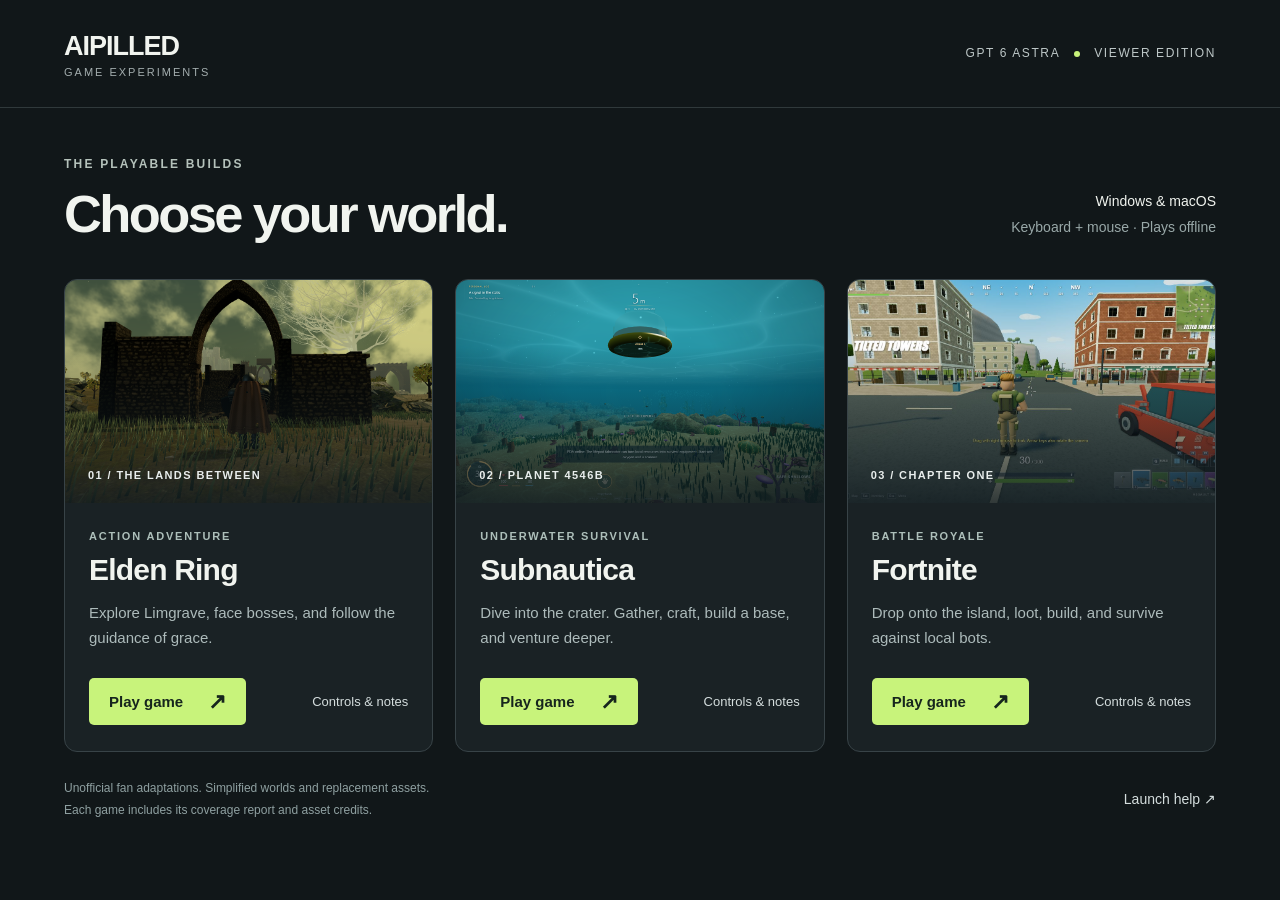
<file: games/gpt-6-astra/game-files/index.html>
<!doctype html>
<html lang="en">
<head>
 <meta charset="utf-8"><meta name="viewport" content="width=device-width,initial-scale=1">
 <meta name="theme-color" content="#111719"><title>GPT 6 Astra · Game Library</title>
 <meta name="description" content="Play the three AIPilled browser game experiments locally.">
 <link rel="icon" href="data:,"><link rel="stylesheet" href="launcher/hub.css">
</head>
<body>
 <header><a class="wordmark" href="./">AIPILLED<span>GAME EXPERIMENTS</span></a><span class="edition">GPT 6 ASTRA <span class="dot"></span> VIEWER EDITION</span></header>
 <main>
  <div class="intro"><div><p class="eyebrow">THE PLAYABLE BUILDS</p><h1>Choose your world.</h1></div><p class="platforms">Windows & macOS<br><span>Keyboard + mouse · Plays offline</span></p></div>
  <section id="launch-instructions" class="launch-note" hidden aria-labelledby="launch-title"><div><h2 id="launch-title">Start the launcher first</h2><p>Extract the entire ZIP. On Windows, double-click <strong>START GAMES.cmd</strong>. On Mac, double-click <strong>START GAMES.command</strong>. The game library opens automatically.</p><p class="muted">Keep the launcher window open while playing. No Node.js installation is needed.</p></div><a class="launch-link" href="http://127.0.0.1:42800/">Open running library ↗</a></section>
  <div class="games">
   <article class="game-card elden"><a class="cover play-link" href="elden-ring/" aria-label="Play Elden Ring"><img src="launcher/previews/elden-ring.png" alt="The browser build's armored adventurer among stone ruins in Limgrave" width="1280" height="720"><span class="game-index">01 / THE LANDS BETWEEN</span></a><div class="card-body"><p class="genre">ACTION ADVENTURE</p><h2>Elden Ring</h2><p class="description">Explore Limgrave, face bosses, and follow the guidance of grace.</p><div class="card-actions"><a class="play play-link" href="elden-ring/">Play game <span>↗</span></a><button data-guide="elden-ring">Controls & notes</button></div></div></article>
   <article class="game-card subnautica"><a class="cover play-link" href="subnautica/" aria-label="Play Subnautica"><img src="launcher/previews/subnautica.png" alt="The browser build's Lifepod 5 above coral and the Safe Shallows seabed" width="1440" height="900"><span class="game-index">02 / PLANET 4546B</span></a><div class="card-body"><p class="genre">UNDERWATER SURVIVAL</p><h2>Subnautica</h2><p class="description">Dive into the crater. Gather, craft, build a base, and venture deeper.</p><div class="card-actions"><a class="play play-link" href="subnautica/">Play game <span>↗</span></a><button data-guide="subnautica">Controls & notes</button></div></div></article>
   <article class="game-card fortnite"><a class="cover play-link" href="fortnite/" aria-label="Play Fortnite"><img src="launcher/previews/fortnite.png" alt="The browser build's Tilted Towers street, buildings, player, and weapon HUD" width="1280" height="720"><span class="game-index">03 / CHAPTER ONE</span></a><div class="card-body"><p class="genre">BATTLE ROYALE</p><h2>Fortnite</h2><p class="description">Drop onto the island, loot, build, and survive against local bots.</p><div class="card-actions"><a class="play play-link" href="fortnite/">Play game <span>↗</span></a><button data-guide="fortnite">Controls & notes</button></div></div></article>
  </div>
  <footer><p>Unofficial fan adaptations. Simplified worlds and replacement assets.<br>Each game includes its coverage report and asset credits.</p><button id="help-button">Launch help <span>↗</span></button></footer>
 </main>
 <dialog id="guide"><div class="dialog-top"><span class="eyebrow">BEFORE YOU PLAY</span><button id="close-guide" aria-label="Close guide">×</button></div><h2 id="guide-title"></h2><div id="guide-body"></div></dialog>
 <script src="launcher/hub.js"></script>
</body>
</html>
</file>
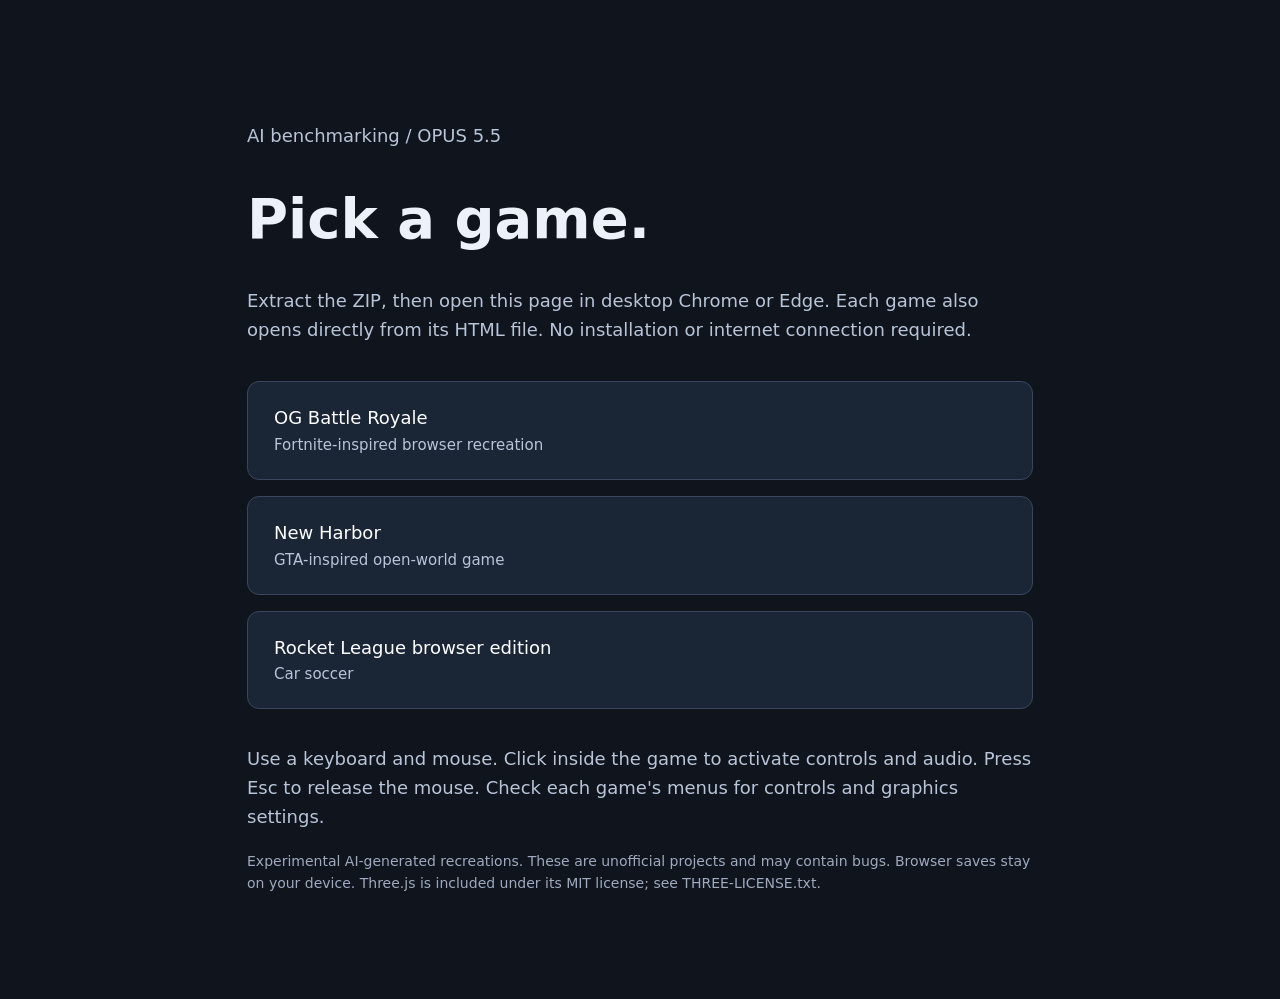
<file: games/opus-5.5/START-HERE.html>
<!doctype html>
<html lang="en"><head><meta charset="utf-8"><meta name="viewport" content="width=device-width, initial-scale=1"><title>OPUS 5.5 game collection</title><style>
*{box-sizing:border-box}body{margin:0;background:#10141c;color:#edf2fa;font:18px/1.6 system-ui,sans-serif}main{max-width:850px;margin:8vh auto;padding:32px}h1{font-size:clamp(32px,6vw,56px);line-height:1.1}p{color:#b8c5d9}nav{display:grid;gap:16px;margin:36px 0}a{display:block;padding:22px 26px;border:1px solid #38475f;border-radius:12px;color:#fff;background:#1a2536;text-decoration:none}a:hover,a:focus-visible{background:#283c57;border-color:#7db9ff}a span{display:block;color:#b8c5d9;font-size:15px}footer{font-size:14px;color:#9eaac0}
</style></head><body><main><p>AI benchmarking / OPUS 5.5</p><h1>Pick a game.</h1><p>Extract the ZIP, then open this page in desktop Chrome or Edge. Each game also opens directly from its HTML file. No installation or internet connection required.</p><nav aria-label="Games"><a href="Fortnite-OG.html">OG Battle Royale<span>Fortnite-inspired browser recreation</span></a><a href="GTA6-NewHarbor.html">New Harbor<span>GTA-inspired open-world game</span></a><a href="rocket-league.html">Rocket League browser edition<span>Car soccer</span></a></nav><p>Use a keyboard and mouse. Click inside the game to activate controls and audio. Press Esc to release the mouse. Check each game's menus for controls and graphics settings.</p><footer>Experimental AI-generated recreations. These are unofficial projects and may contain bugs. Browser saves stay on your device. Three.js is included under its MIT license; see THREE-LICENSE.txt.</footer></main></body></html>
</file>
<file: games/gpt-6-astra/game-files/launcher/hub.css>
*{box-sizing:border-box}html{color-scheme:dark}body{margin:0;background:#111719;color:#f1f4ef;font:16px/1.55 -apple-system,BlinkMacSystemFont,"Segoe UI",Arial,sans-serif}a{color:inherit;text-decoration:none}button{font:inherit;color:inherit;cursor:pointer}a:focus-visible,button:focus-visible{outline:3px solid #c8f37b;outline-offset:5px}header{height:108px;max-width:1500px;margin:auto;padding:0 5%;display:flex;align-items:center;justify-content:space-between;border-bottom:1px solid #30393b}.wordmark{font-weight:900;font-size:27px;letter-spacing:-1px}.wordmark span{display:block;font-size:11px;letter-spacing:2px;font-weight:500;color:#a3adae;margin-top:-3px}.edition{font-size:12px;letter-spacing:1.6px;color:#bec8c8;display:flex;align-items:center;gap:14px}.dot{height:6px;width:6px;background:#c8f37b;border-radius:50%}main{max-width:1500px;margin:auto;padding:0 5%}.intro{padding:47px 0 35px;display:flex;align-items:end;justify-content:space-between;gap:24px}.eyebrow{font-size:12px;letter-spacing:2.2px;color:#b5c2bb;margin:0 0 10px;font-weight:600}h1{font-size:clamp(34px,4.1vw,61px);font-weight:600;letter-spacing:-2.6px;margin:0;line-height:1.15}.platforms{text-align:right;font-size:14px;line-height:1.9;margin:0 0 3px}.platforms span{color:#99a8a8}.games{display:grid;grid-template-columns:repeat(3,minmax(0,1fr));gap:22px}.game-card{background:#1a2225;border:1px solid #384347;border-radius:13px;overflow:hidden}.cover{display:block;position:relative;aspect-ratio:1.65;overflow:hidden;background:#233434}.cover img{width:100%;height:100%;object-fit:cover;transition:transform .3s}.cover:after{content:'';position:absolute;inset:30% 0 0;background:linear-gradient(transparent,#111b20d9)}.cover:hover img{transform:scale(1.035)}.game-index{position:absolute;left:23px;bottom:19px;z-index:1;font-size:11px;letter-spacing:1.4px;font-weight:600;color:#e9eeed}.card-body{padding:25px 24px 26px}.genre{font-size:11px;letter-spacing:1.8px;font-weight:700;color:#adbfba;margin:0 0 6px}h2{font-size:30px;letter-spacing:-.8px;line-height:1.25;margin:0 0 13px;font-weight:650}.description{color:#adbbbb;font-size:15px;line-height:1.65;margin:0 0 27px;min-height:50px}.card-actions{display:flex;gap:12px;align-items:center;justify-content:space-between;flex-wrap:wrap}.play{display:flex;gap:25px;align-items:center;justify-content:space-between;padding:12px 20px;background:#c8f37b;color:#16251d;font-weight:700;border-radius:5px;font-size:15px;min-width:143px;transition:background .15s}.play:hover{background:#dcffa0}.play span{font-size:22px;line-height:1}.card-actions button,footer button{border:0;padding:9px 0;background:transparent;font-size:13px;color:#d4dddd;white-space:nowrap}.card-actions button:hover,footer button:hover{color:#c8f37b}.launch-note{padding:22px 25px;background:#253425;border:1px solid #5b7251;border-radius:10px;margin:0 0 26px;align-items:center;gap:30px;justify-content:space-between}.launch-note:not([hidden]){display:flex}.launch-note h2{font-size:23px;margin:0 0 6px}.launch-note p{margin:5px 0;font-size:14px;max-width:830px}.muted{color:#b8c6b4}.launch-link{border:1px solid #9db77e;padding:12px 17px;border-radius:5px;white-space:nowrap;font-size:14px}.launch-link:hover{background:#40513a}.play-link[aria-disabled=true]{opacity:.65}footer{display:flex;justify-content:space-between;align-items:center;gap:25px;padding:26px 0 40px;color:#8fa0a1}footer p{font-size:12px;margin:0;line-height:1.8}footer button{font-size:14px}dialog{border:1px solid #51615e;background:#1b2528;color:#eef4ef;width:min(630px,92vw);max-height:85vh;border-radius:14px;padding:28px 32px;box-shadow:0 20px 80px #0009}dialog::backdrop{background:#070c0fcc;backdrop-filter:blur(6px)}.dialog-top{display:flex;align-items:center;justify-content:space-between;margin-bottom:14px}.dialog-top button{font-size:27px;line-height:1;border:0;background:transparent;padding:0 0 5px 14px;color:#d3dfd8}dialog h2{font-size:34px}dialog p,dialog li{font-size:15px;color:#bccdc9}dialog ul{padding-left:22px}dialog li{margin:9px 0}dialog strong{color:#eff7ec}dialog .doc-links{display:flex;gap:18px;margin-top:23px;flex-wrap:wrap}dialog .doc-links a{font-size:14px;color:#c8f37b;text-decoration:underline;text-underline-offset:4px}code{background:#10181b;padding:3px 6px;border-radius:3px}noscript{display:block;color:#f1d689;padding:20px}@media(max-width:1050px){header{height:88px}.card-body{padding:20px 18px}.games{gap:15px}.card-actions{gap:9px}.play{min-width:130px;padding:11px 15px}.description{min-height:74px}.platforms{font-size:12px}.intro{padding-top:32px}h1{letter-spacing:-1.5px}.game-index{font-size:10px;left:16px}}@media(max-width:750px){.games{grid-template-columns:1fr}.cover{aspect-ratio:2}.description{min-height:0}.intro{align-items:start;flex-direction:column;gap:17px}.platforms{text-align:left}.edition{font-size:10px;letter-spacing:.6px;gap:7px}.wordmark{font-size:23px}.wordmark span{font-size:9px}.launch-note:not([hidden]){align-items:start;flex-direction:column;gap:12px}footer{align-items:start;flex-direction:column;gap:15px}.card-body{padding:23px}.cover img{object-position:center 60%}}@media(prefers-reduced-motion:reduce){*{transition:none!important}}
</file>
